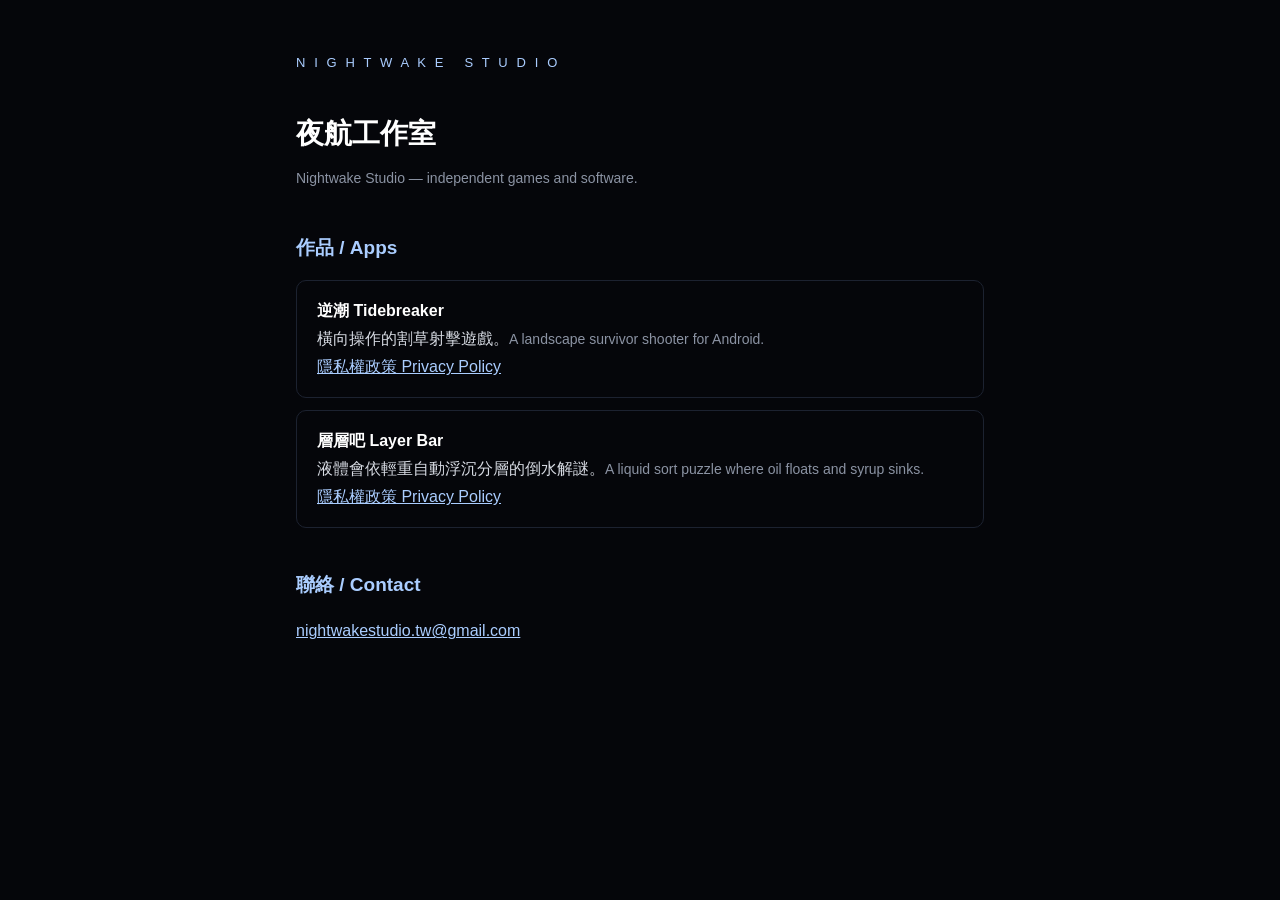
<file: index.html>
<!doctype html>
<html lang="zh-Hant">
<head>
<meta charset="utf-8">
<meta name="viewport" content="width=device-width, initial-scale=1">
<title>夜航工作室 Nightwake Studio</title>
<meta name="description" content="夜航工作室 Nightwake Studio — 獨立開發的遊戲與軟體。">
<link rel="stylesheet" href="/style.css">
</head>
<body>
<main>
  <header class="site"><a href="/">N I G H T W A K E &nbsp; S T U D I O</a></header>
  <h1>夜航工作室</h1>
  <p class="muted">Nightwake Studio — independent games and software.</p>

  <h2>作品 / Apps</h2>
  <ul class="apps">
    <li>
      <strong>逆潮 Tidebreaker</strong><br>
      橫向操作的割草射擊遊戲。<span class="muted">A landscape survivor shooter for Android.</span><br>
      <a href="/tidebreaker/privacy/">隱私權政策 Privacy Policy</a>
    </li>
    <li>
      <strong>層層吧 Layer Bar</strong><br>
      液體會依輕重自動浮沉分層的倒水解謎。<span class="muted">A liquid sort puzzle where oil floats and syrup sinks.</span><br>
      <a href="/layerbar/privacy/">隱私權政策 Privacy Policy</a>
    </li>
  </ul>

  <h2>聯絡 / Contact</h2>
  <p><a href="mailto:nightwakestudio.tw@gmail.com">nightwakestudio.tw@gmail.com</a></p>
</main>
</body>
</html>
</file>
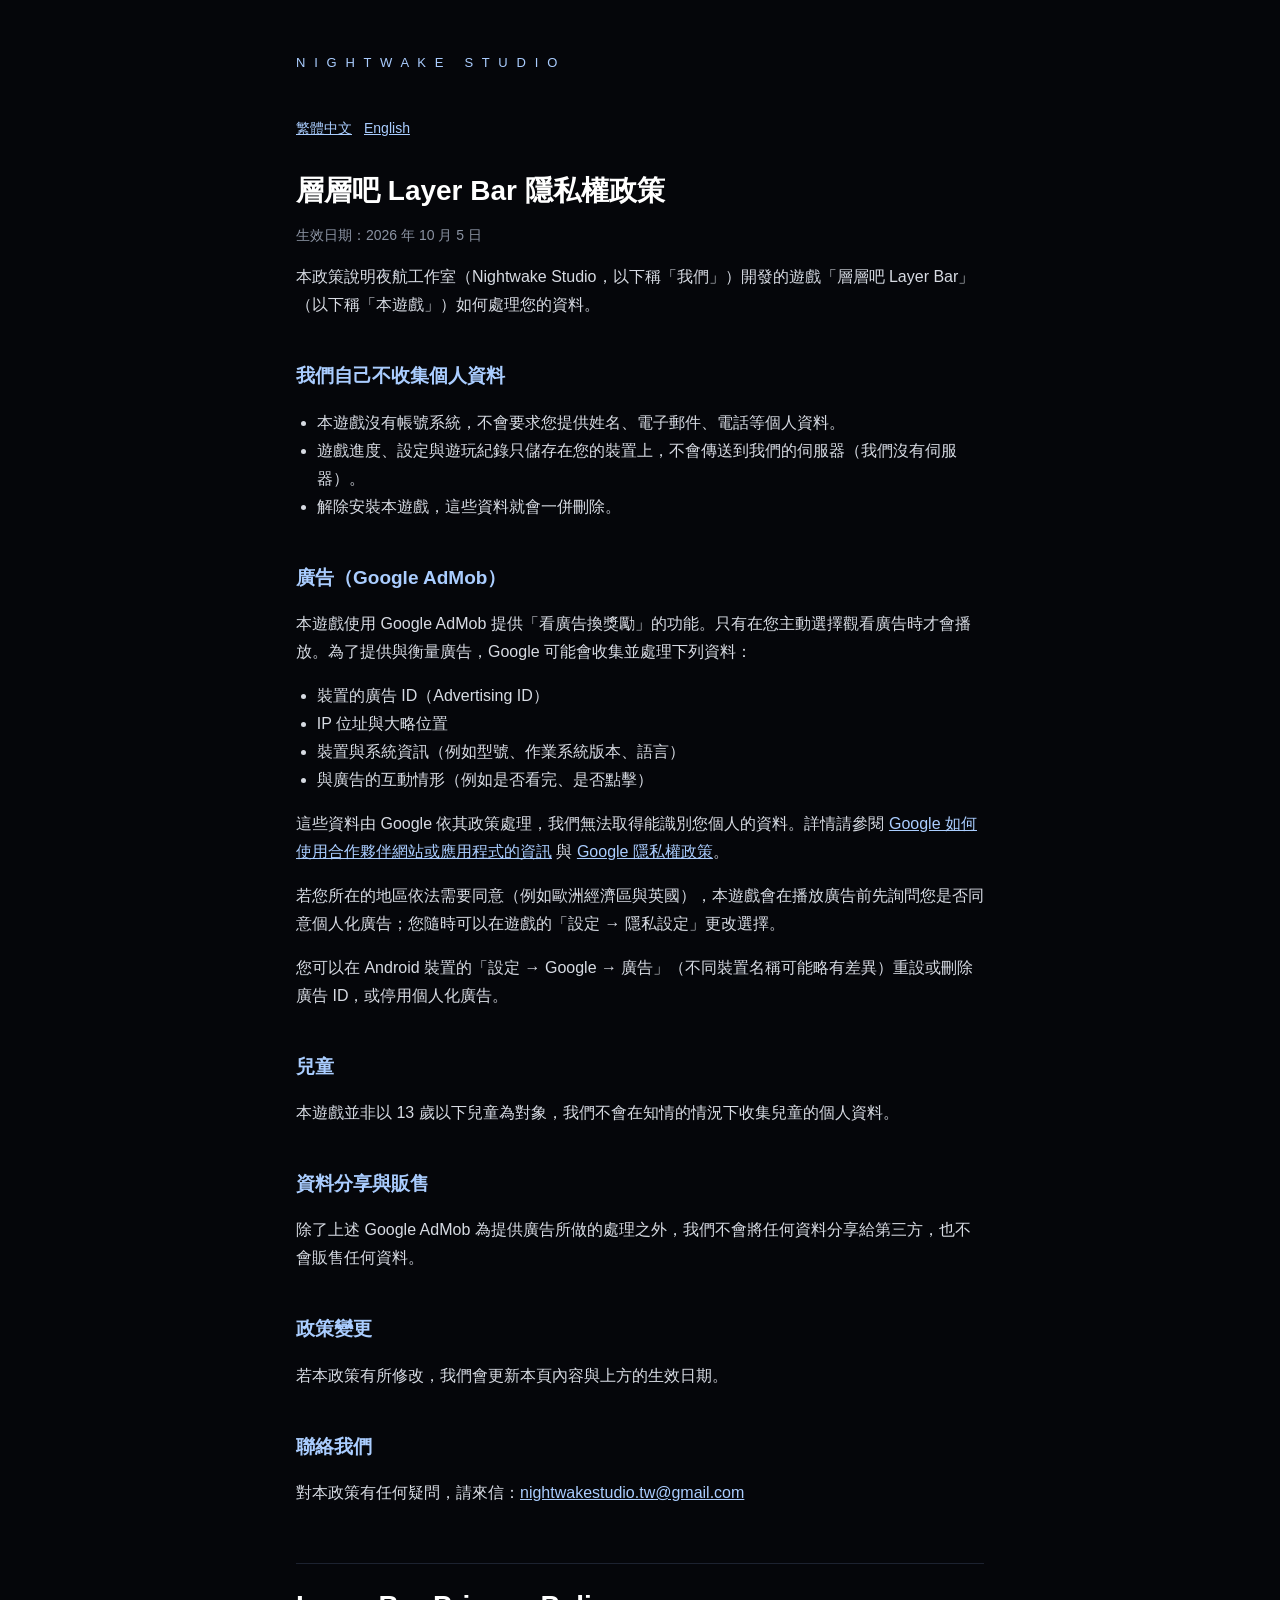
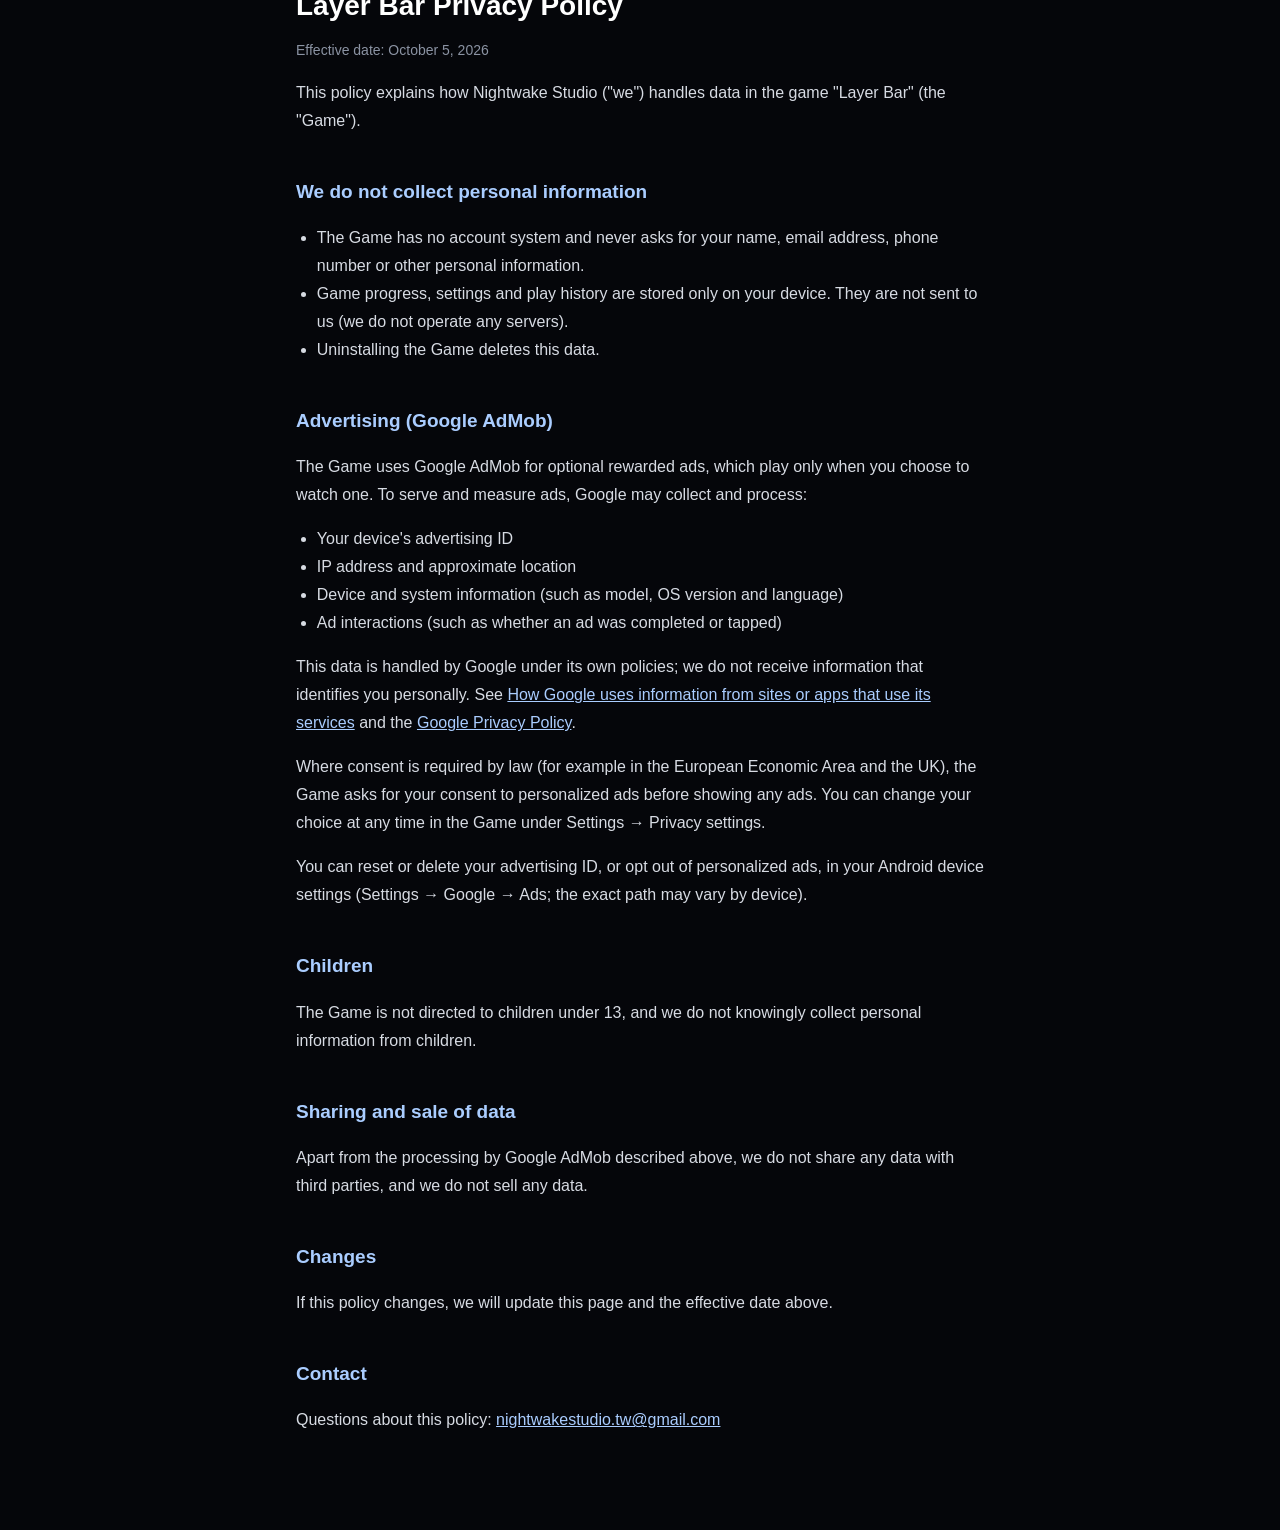
<file: layerbar/privacy/index.html>
<!doctype html>
<html lang="zh-Hant">
<head>
<meta charset="utf-8">
<meta name="viewport" content="width=device-width, initial-scale=1">
<title>層層吧 Layer Bar 隱私權政策</title>
<meta name="description" content="層層吧 Layer Bar 隱私權政策 / Privacy Policy">
<link rel="stylesheet" href="/style.css">
</head>
<body>
<main>
  <header class="site"><a href="/">N I G H T W A K E &nbsp; S T U D I O</a></header>
  <nav class="lang"><a href="#zh">繁體中文</a><a href="#en">English</a></nav>

  <section id="zh" lang="zh-Hant">
    <h1>層層吧 Layer Bar 隱私權政策</h1>
    <p class="muted">生效日期：2026 年 10 月 5 日</p>

    <p>本政策說明夜航工作室（Nightwake Studio，以下稱「我們」）開發的遊戲「層層吧 Layer Bar」（以下稱「本遊戲」）如何處理您的資料。</p>

    <h2>我們自己不收集個人資料</h2>
    <ul>
      <li>本遊戲沒有帳號系統，不會要求您提供姓名、電子郵件、電話等個人資料。</li>
      <li>遊戲進度、設定與遊玩紀錄只儲存在您的裝置上，不會傳送到我們的伺服器（我們沒有伺服器）。</li>
      <li>解除安裝本遊戲，這些資料就會一併刪除。</li>
    </ul>

    <h2>廣告（Google AdMob）</h2>
    <p>本遊戲使用 Google AdMob 提供「看廣告換獎勵」的功能。只有在您主動選擇觀看廣告時才會播放。為了提供與衡量廣告，Google 可能會收集並處理下列資料：</p>
    <ul>
      <li>裝置的廣告 ID（Advertising ID）</li>
      <li>IP 位址與大略位置</li>
      <li>裝置與系統資訊（例如型號、作業系統版本、語言）</li>
      <li>與廣告的互動情形（例如是否看完、是否點擊）</li>
    </ul>
    <p>這些資料由 Google 依其政策處理，我們無法取得能識別您個人的資料。詳情請參閱 <a href="https://policies.google.com/technologies/partner-sites">Google 如何使用合作夥伴網站或應用程式的資訊</a> 與 <a href="https://policies.google.com/privacy">Google 隱私權政策</a>。</p>
    <p>若您所在的地區依法需要同意（例如歐洲經濟區與英國），本遊戲會在播放廣告前先詢問您是否同意個人化廣告；您隨時可以在遊戲的「設定 → 隱私設定」更改選擇。</p>
    <p>您可以在 Android 裝置的「設定 → Google → 廣告」（不同裝置名稱可能略有差異）重設或刪除廣告 ID，或停用個人化廣告。</p>

    <h2>兒童</h2>
    <p>本遊戲並非以 13 歲以下兒童為對象，我們不會在知情的情況下收集兒童的個人資料。</p>

    <h2>資料分享與販售</h2>
    <p>除了上述 Google AdMob 為提供廣告所做的處理之外，我們不會將任何資料分享給第三方，也不會販售任何資料。</p>

    <h2>政策變更</h2>
    <p>若本政策有所修改，我們會更新本頁內容與上方的生效日期。</p>

    <h2>聯絡我們</h2>
    <p>對本政策有任何疑問，請來信：<a href="mailto:nightwakestudio.tw@gmail.com">nightwakestudio.tw@gmail.com</a></p>
  </section>

  <hr>

  <section id="en" lang="en">
    <h1>Layer Bar Privacy Policy</h1>
    <p class="muted">Effective date: October 5, 2026</p>

    <p>This policy explains how Nightwake Studio ("we") handles data in the game "Layer Bar" (the "Game").</p>

    <h2>We do not collect personal information</h2>
    <ul>
      <li>The Game has no account system and never asks for your name, email address, phone number or other personal information.</li>
      <li>Game progress, settings and play history are stored only on your device. They are not sent to us (we do not operate any servers).</li>
      <li>Uninstalling the Game deletes this data.</li>
    </ul>

    <h2>Advertising (Google AdMob)</h2>
    <p>The Game uses Google AdMob for optional rewarded ads, which play only when you choose to watch one. To serve and measure ads, Google may collect and process:</p>
    <ul>
      <li>Your device's advertising ID</li>
      <li>IP address and approximate location</li>
      <li>Device and system information (such as model, OS version and language)</li>
      <li>Ad interactions (such as whether an ad was completed or tapped)</li>
    </ul>
    <p>This data is handled by Google under its own policies; we do not receive information that identifies you personally. See <a href="https://policies.google.com/technologies/partner-sites">How Google uses information from sites or apps that use its services</a> and the <a href="https://policies.google.com/privacy">Google Privacy Policy</a>.</p>
    <p>Where consent is required by law (for example in the European Economic Area and the UK), the Game asks for your consent to personalized ads before showing any ads. You can change your choice at any time in the Game under Settings → Privacy settings.</p>
    <p>You can reset or delete your advertising ID, or opt out of personalized ads, in your Android device settings (Settings → Google → Ads; the exact path may vary by device).</p>

    <h2>Children</h2>
    <p>The Game is not directed to children under 13, and we do not knowingly collect personal information from children.</p>

    <h2>Sharing and sale of data</h2>
    <p>Apart from the processing by Google AdMob described above, we do not share any data with third parties, and we do not sell any data.</p>

    <h2>Changes</h2>
    <p>If this policy changes, we will update this page and the effective date above.</p>

    <h2>Contact</h2>
    <p>Questions about this policy: <a href="mailto:nightwakestudio.tw@gmail.com">nightwakestudio.tw@gmail.com</a></p>
  </section>
</main>
</body>
</html>
</file>
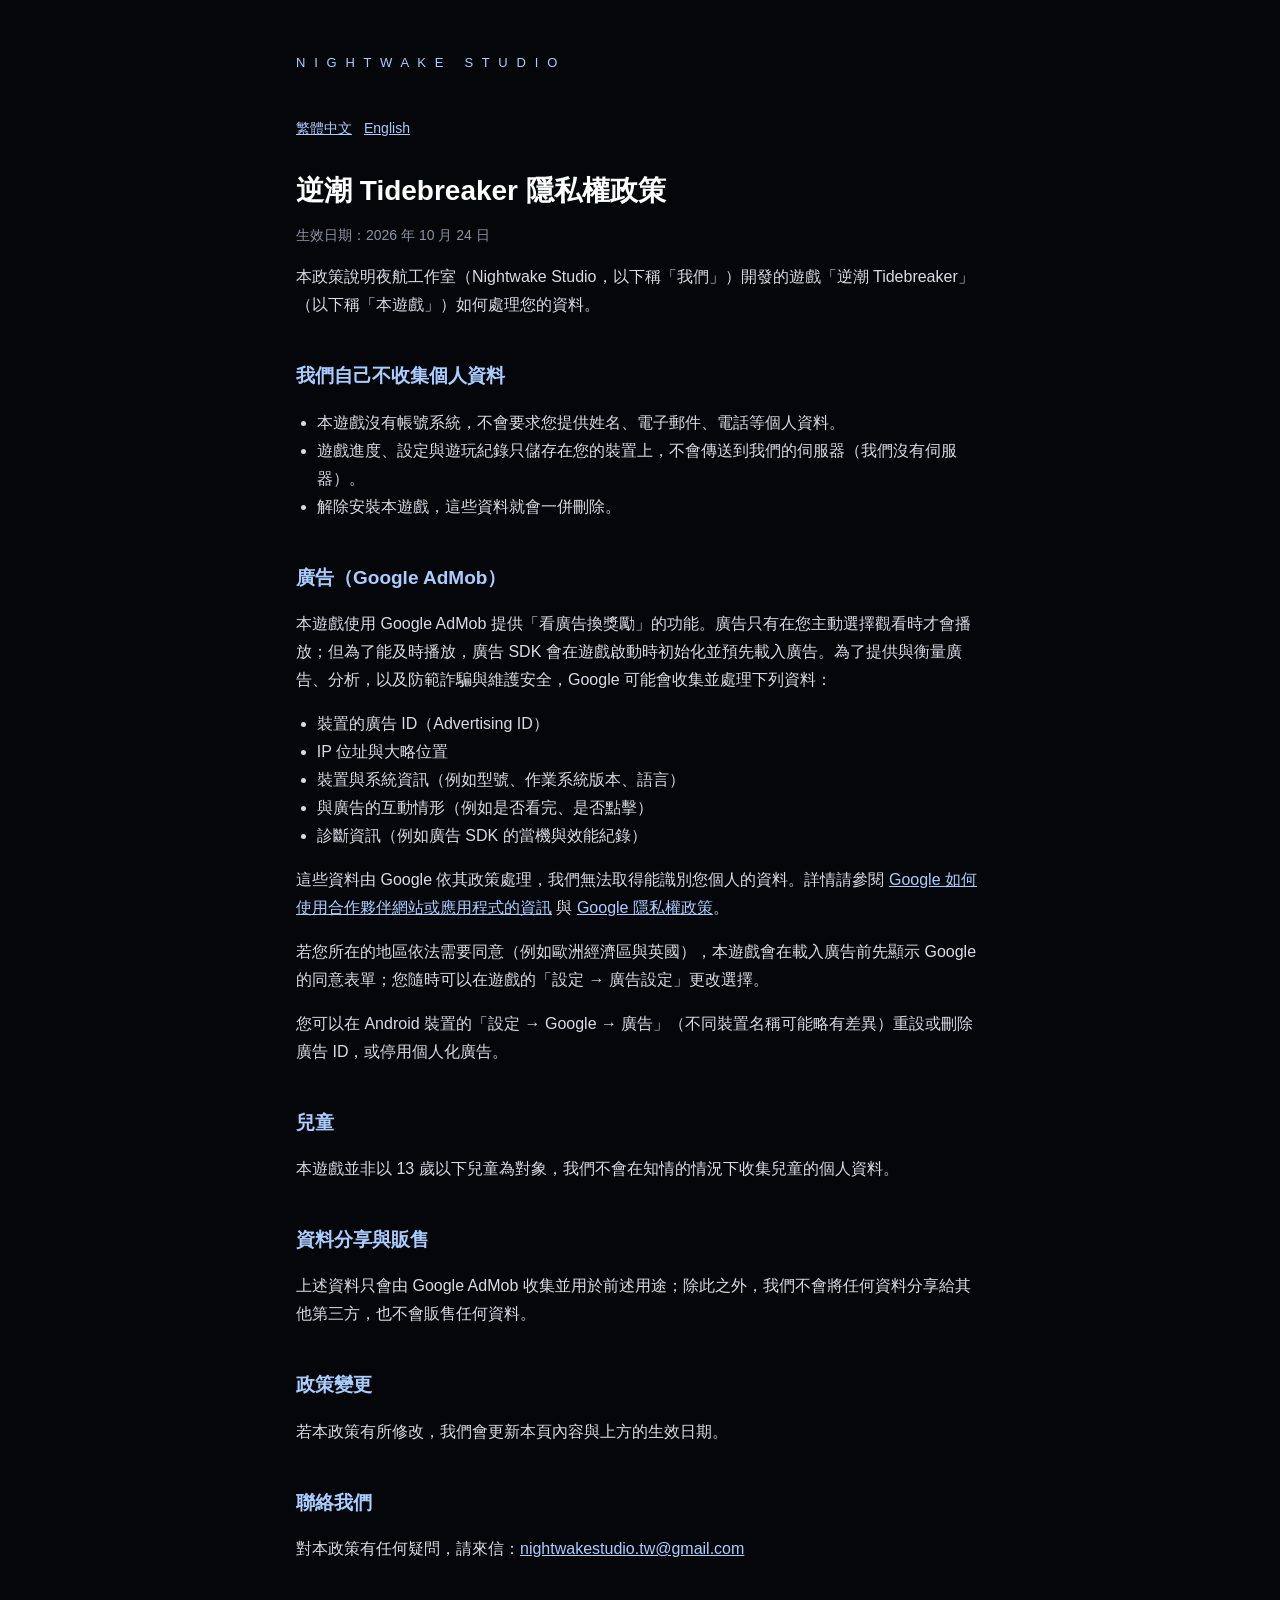
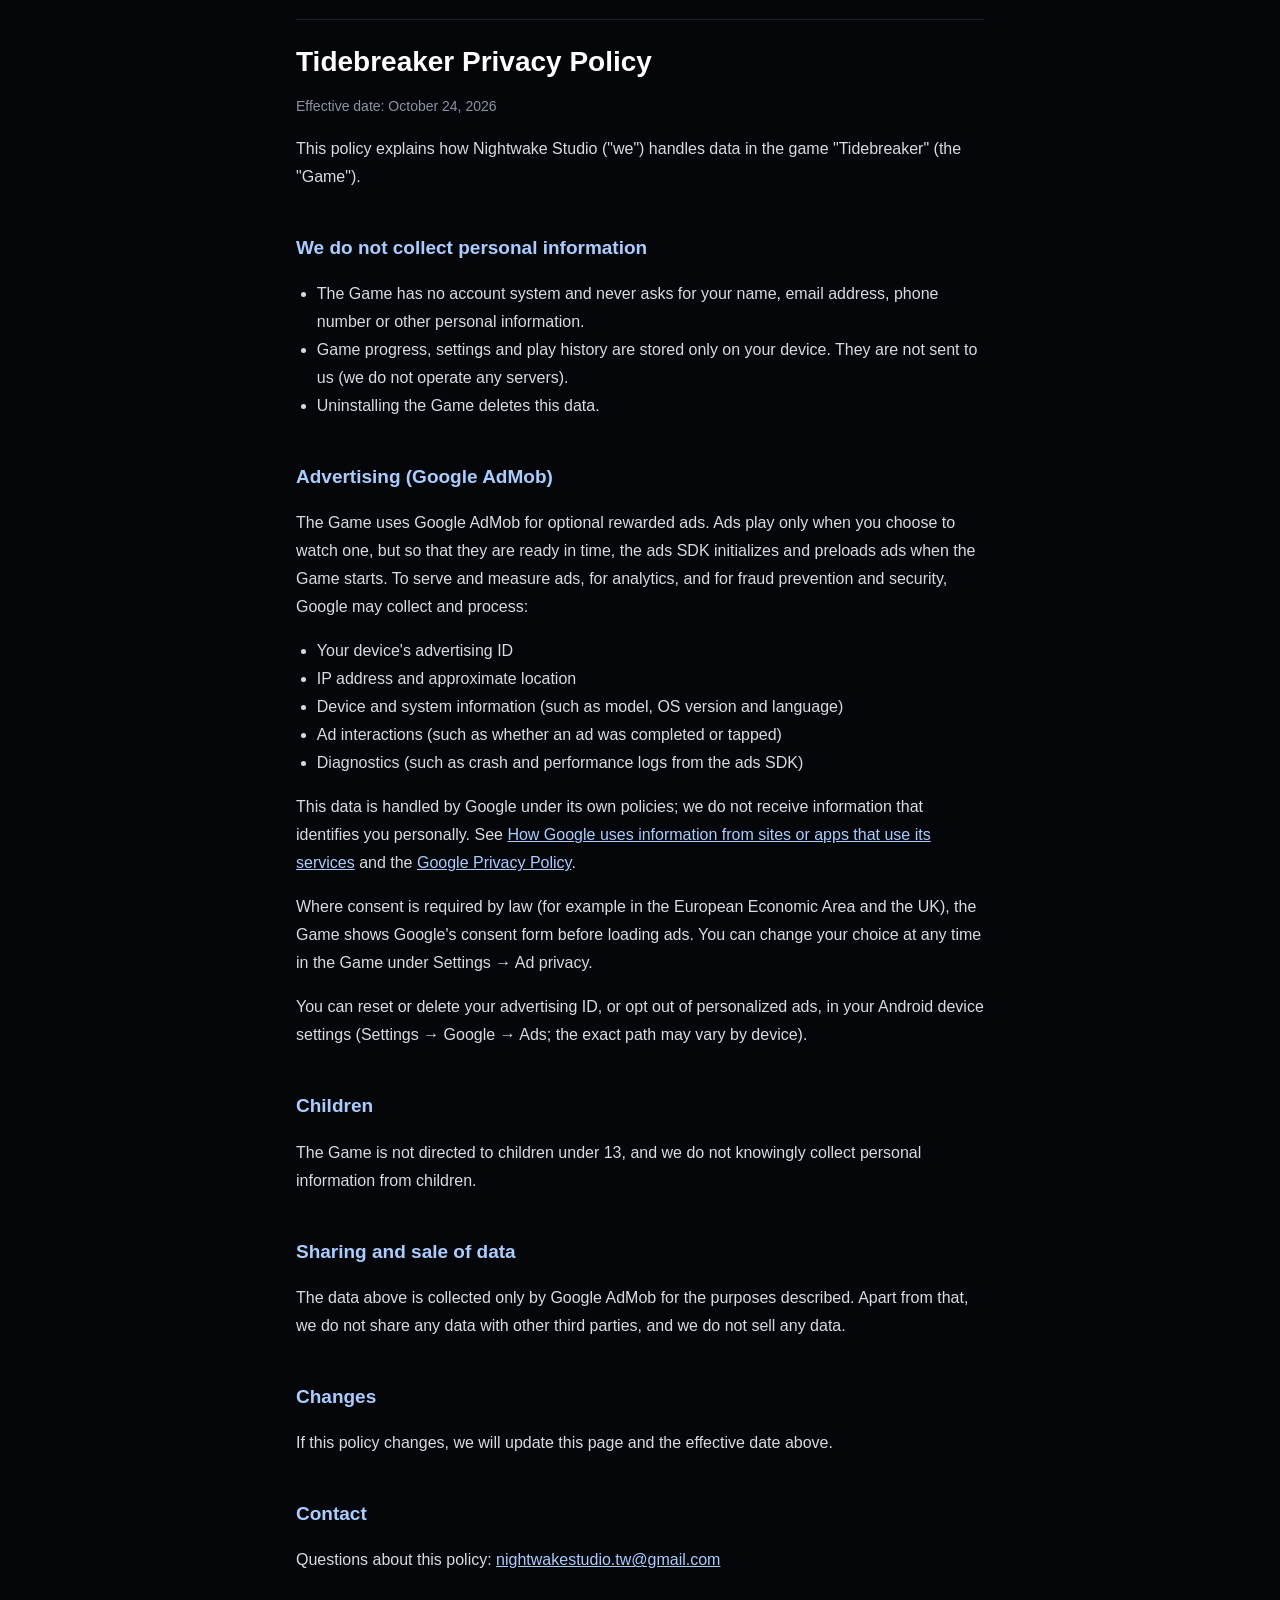
<file: tidebreaker/privacy/index.html>
<!doctype html>
<html lang="zh-Hant">
<head>
<meta charset="utf-8">
<meta name="viewport" content="width=device-width, initial-scale=1">
<title>逆潮 Tidebreaker 隱私權政策</title>
<meta name="description" content="逆潮 Tidebreaker 隱私權政策 / Privacy Policy">
<link rel="stylesheet" href="/style.css">
</head>
<body>
<main>
  <header class="site"><a href="/">N I G H T W A K E &nbsp; S T U D I O</a></header>
  <nav class="lang"><a href="#zh">繁體中文</a><a href="#en">English</a></nav>

  <section id="zh" lang="zh-Hant">
    <h1>逆潮 Tidebreaker 隱私權政策</h1>
    <p class="muted">生效日期：2026 年 10 月 24 日</p>

    <p>本政策說明夜航工作室（Nightwake Studio，以下稱「我們」）開發的遊戲「逆潮 Tidebreaker」（以下稱「本遊戲」）如何處理您的資料。</p>

    <h2>我們自己不收集個人資料</h2>
    <ul>
      <li>本遊戲沒有帳號系統，不會要求您提供姓名、電子郵件、電話等個人資料。</li>
      <li>遊戲進度、設定與遊玩紀錄只儲存在您的裝置上，不會傳送到我們的伺服器（我們沒有伺服器）。</li>
      <li>解除安裝本遊戲，這些資料就會一併刪除。</li>
    </ul>

    <h2>廣告（Google AdMob）</h2>
    <p>本遊戲使用 Google AdMob 提供「看廣告換獎勵」的功能。廣告只有在您主動選擇觀看時才會播放；但為了能及時播放，廣告 SDK 會在遊戲啟動時初始化並預先載入廣告。為了提供與衡量廣告、分析，以及防範詐騙與維護安全，Google 可能會收集並處理下列資料：</p>
    <ul>
      <li>裝置的廣告 ID（Advertising ID）</li>
      <li>IP 位址與大略位置</li>
      <li>裝置與系統資訊（例如型號、作業系統版本、語言）</li>
      <li>與廣告的互動情形（例如是否看完、是否點擊）</li>
      <li>診斷資訊（例如廣告 SDK 的當機與效能紀錄）</li>
    </ul>
    <p>這些資料由 Google 依其政策處理，我們無法取得能識別您個人的資料。詳情請參閱 <a href="https://policies.google.com/technologies/partner-sites">Google 如何使用合作夥伴網站或應用程式的資訊</a> 與 <a href="https://policies.google.com/privacy">Google 隱私權政策</a>。</p>
    <p>若您所在的地區依法需要同意（例如歐洲經濟區與英國），本遊戲會在載入廣告前先顯示 Google 的同意表單；您隨時可以在遊戲的「設定 → 廣告設定」更改選擇。</p>
    <p>您可以在 Android 裝置的「設定 → Google → 廣告」（不同裝置名稱可能略有差異）重設或刪除廣告 ID，或停用個人化廣告。</p>

    <h2>兒童</h2>
    <p>本遊戲並非以 13 歲以下兒童為對象，我們不會在知情的情況下收集兒童的個人資料。</p>

    <h2>資料分享與販售</h2>
    <p>上述資料只會由 Google AdMob 收集並用於前述用途；除此之外，我們不會將任何資料分享給其他第三方，也不會販售任何資料。</p>

    <h2>政策變更</h2>
    <p>若本政策有所修改，我們會更新本頁內容與上方的生效日期。</p>

    <h2>聯絡我們</h2>
    <p>對本政策有任何疑問，請來信：<a href="mailto:nightwakestudio.tw@gmail.com">nightwakestudio.tw@gmail.com</a></p>
  </section>

  <hr>

  <section id="en" lang="en">
    <h1>Tidebreaker Privacy Policy</h1>
    <p class="muted">Effective date: October 24, 2026</p>

    <p>This policy explains how Nightwake Studio ("we") handles data in the game "Tidebreaker" (the "Game").</p>

    <h2>We do not collect personal information</h2>
    <ul>
      <li>The Game has no account system and never asks for your name, email address, phone number or other personal information.</li>
      <li>Game progress, settings and play history are stored only on your device. They are not sent to us (we do not operate any servers).</li>
      <li>Uninstalling the Game deletes this data.</li>
    </ul>

    <h2>Advertising (Google AdMob)</h2>
    <p>The Game uses Google AdMob for optional rewarded ads. Ads play only when you choose to watch one, but so that they are ready in time, the ads SDK initializes and preloads ads when the Game starts. To serve and measure ads, for analytics, and for fraud prevention and security, Google may collect and process:</p>
    <ul>
      <li>Your device's advertising ID</li>
      <li>IP address and approximate location</li>
      <li>Device and system information (such as model, OS version and language)</li>
      <li>Ad interactions (such as whether an ad was completed or tapped)</li>
      <li>Diagnostics (such as crash and performance logs from the ads SDK)</li>
    </ul>
    <p>This data is handled by Google under its own policies; we do not receive information that identifies you personally. See <a href="https://policies.google.com/technologies/partner-sites">How Google uses information from sites or apps that use its services</a> and the <a href="https://policies.google.com/privacy">Google Privacy Policy</a>.</p>
    <p>Where consent is required by law (for example in the European Economic Area and the UK), the Game shows Google's consent form before loading ads. You can change your choice at any time in the Game under Settings → Ad privacy.</p>
    <p>You can reset or delete your advertising ID, or opt out of personalized ads, in your Android device settings (Settings → Google → Ads; the exact path may vary by device).</p>

    <h2>Children</h2>
    <p>The Game is not directed to children under 13, and we do not knowingly collect personal information from children.</p>

    <h2>Sharing and sale of data</h2>
    <p>The data above is collected only by Google AdMob for the purposes described. Apart from that, we do not share any data with other third parties, and we do not sell any data.</p>

    <h2>Changes</h2>
    <p>If this policy changes, we will update this page and the effective date above.</p>

    <h2>Contact</h2>
    <p>Questions about this policy: <a href="mailto:nightwakestudio.tw@gmail.com">nightwakestudio.tw@gmail.com</a></p>
  </section>
</main>
</body>
</html>
</file>
<file: style.css>
/* 夜航 Nightwake Studio — 顏色對應 horde-survivors/docs/brand.md */
:root {
  --bg: rgb(5, 6, 10);
  --fg: #d7dbe3;
  --muted: #8b93a3;
  --accent: rgb(170, 205, 255);
  --line: #1c2230;
}
* { box-sizing: border-box; }
html { -webkit-text-size-adjust: 100%; }
body {
  margin: 0;
  background: var(--bg);
  color: var(--fg);
  font: 16px/1.75 -apple-system, BlinkMacSystemFont, "Segoe UI", "Noto Sans TC",
        "PingFang TC", "Microsoft JhengHei", sans-serif;
}
main { max-width: 720px; margin: 0 auto; padding: 48px 16px 80px; }
header.site { margin-bottom: 40px; }
header.site a { color: var(--accent); text-decoration: none; letter-spacing: .2em;
  font-size: 13px; }
h1 { font-size: 28px; line-height: 1.3; margin: 0 0 8px; color: #fff; }
h2 { font-size: 19px; margin: 40px 0 8px; color: var(--accent); }
p, li { color: var(--fg); }
.muted { color: var(--muted); font-size: 14px; }
a { color: var(--accent); }
ul { padding-left: 1.3em; }
nav.lang { margin: 0 0 32px; font-size: 14px; }
nav.lang a { margin-right: 12px; }
hr { border: 0; border-top: 1px solid var(--line); margin: 56px 0 24px; }
.apps { list-style: none; padding: 0; }
.apps li { border: 1px solid var(--line); border-radius: 10px; padding: 16px 20px;
  margin-bottom: 12px; }
.apps strong { color: #fff; }
</file>
